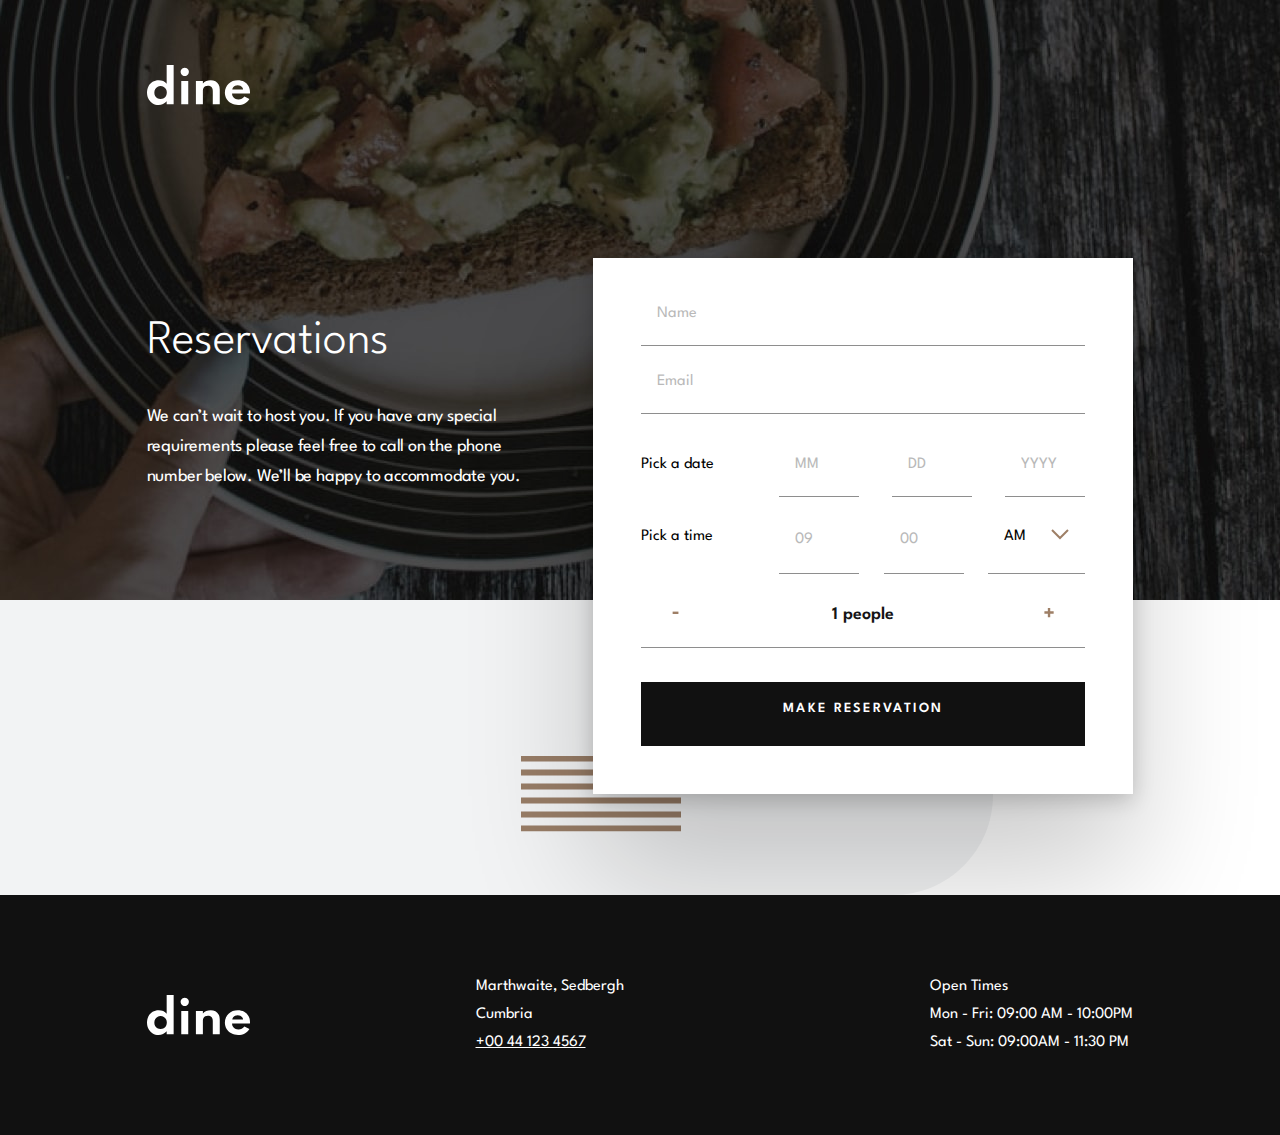
<file: starter-code/booking.html>
<!DOCTYPE html>
<html lang="en">
<head>
  <meta charset="UTF-8">
  <meta name="viewport" content="width=device-width, initial-scale=1.0">

  <link rel="icon" type="image/png" sizes="32x32" href="./images/favicon-32x32.png">
  
  <link rel="stylesheet" href="./style/main.css" />
  <title>Frontend Mentor | Dine Website Challenge</title>
</head>
<body>
  <div class="main-content">
    <header class="booking-hero wrapper">
      <div class="container">

         <a class="logo" href="index.html"><img src="./images/logo.svg" alt="logo_image" /></a> 


        <div class="hero-desc">
          <h1>
            Reservations
          </h1>
          <p>
              We can’t wait to host you. If you have any special requirements please feel free to 
              call on the phone number below. We’ll be happy to accommodate you.
          </p>
          <button class="transp-button">Reserve place</button>
        </div>
      </div>
    </header>

    <div class="booking-booker ">
      <div class="container">
        <div class="booker-form-container ">
          <form id="booking_form">
            <div class="form-section-1 form-valid">
              <input type="text" id="full_name" autocomplete="off" name="full_name" placeholder="Name" maxlength="30">
              <div >
                <label class="red-text">VALUE</label>
              </div>
            </div>
            <div class="form-section-2 form-valid">
              <input type="text" id="email_address" name="email" placeholder="Email">
              <div >
                <label class="red-text">VALUE</label>
              </div>
            </div>
            <div class="form-section-3 date-time-container form-date">
              <div class="section-2-label"> 
                <label>Pick a date</label>
                <label class="red-text">VALUE</label>
              </div>
              <div class="date-time-container-2section">
                <input type="text" id="month" class="date-time-field" autocomplete="off" name="month" placeholder="MM" maxlength="2">
                <input type="text" id="day" class="date-time-field" autocomplete="off" name="day" placeholder="DD" maxlength="2">
                <input type="text" id="year" class="date-time-field" autocomplete="off" name="year" placeholder="YYYY" maxlength="4">
              </div>

            </div>
            <div class="form-section-3 date-time-container form-time">
              <div class="section-2-label">
                <label>Pick a time</label>
                
                <label class="red-text">VALUE</label>
              </div>
              <div class="date-time-container-2section">
                <input type="text" id="hour" class="date-time-field" autocomplete="off" name="hour" placeholder="09" maxlength="2">
                <input type="text" id="minute" class="date-time-field" autocomplete="off" name="minute" placeholder="00" maxlength="2">
  
                <div class="select-box" id="select">
                  <div class="selected rotate" id="selected">
                  AM
                  </div>

                  <div class="options-container" id="options_list">
                    <div class="option">
                      <input id="am" type="radio" value="AM" name="daytime" checked>
                      <label for="am">AM</label>
                    </div>
                    <div class="option">
                      <input id="pm" type="radio" value="PM" name="daytime">
                      <label for="pm">PM</label>
                    </div>
                  </div>
                </div>
                  
              </div>
            </div>
            <div class="form-section-4 form-valid">
              <input id="people" name="people" type="text" value="1 people" disabled=disabled>
              <div class="ince-decre-container">
                <img id="minus-button" role="button" src="./images/icons/icon-minus.svg" alt="minus-img">
                <img id="plus-button" role="button" src="./images/icons/icon-plus.svg" alt="plus-img">
              </div>
            </div>
            <input class="blck-button" type="submit" value="Make Reservation">
          </form>

          <div class="booking-lines">
            <img src="./images/patterns/pattern-lines.svg" alt="pattern-lines">
          </div>
        </div>
      </div>

    </div>

<footer class="foot wrapper">
  <div class="container">
    <a class="logo" href="index.html"><img src="./images/logo.svg" alt="logo_image" /></a> 
    <div class="foot-desc">
      <address>
        Marthwaite, Sedbergh <br />
        Cumbria<br />
        <a href="tel:+00-44-123-4567">+00 44 123 4567</a>
      </address>

      <dl class="open-times">
        <dt>Open Times</dt>
        <dd>Mon - Fri: <time>09:00</time> AM - <time>10:00</time>PM</dd>
        <dd>Sat - Sun: <time> 09:00</time>AM - <time>11:30</time> PM</dd>
      </dl>
    </div>
  </div>
</footer>
  </div>


    

  <script src="./script/form-validation.js"></script>
</body>
</html>
</file>
<file: starter-code/style/main.css>
@import url("https://fonts.googleapis.com/css2?family=Spartan:wght@100;200;300;400;500;600;700&display=swap");
* {
  font-family: "Spartan", sans-serif;
  font-size: 100%;
}

h1 {
  font-size: 2rem;
  font-weight: 300;
  line-height: 2.5rem;
  letter-spacing: -0.0125rem;
}

@media (min-width: 576px) {
  h1 {
    font-size: 3rem;
    line-height: 3.5rem;
  }
}

@media (min-width: 1440px) and (orientation: landscape) {
  h1 {
    font-size: 4rem;
    line-height: 4.5rem;
  }
}

h2 {
  font-size: 2rem;
  font-weight: 700;
  line-height: 2.5rem;
  letter-spacing: -0.0125rem;
  margin: 0 0 16px 0;
}

@media (min-width: 576px) {
  h2 {
    font-size: 2.5rem;
    line-height: 3.5rem;
  }
}

h3 {
  font-size: 2rem;
  font-weight: 600;
  font-size: 1.124rem;
  line-height: 1.75rem;
  letter-spacing: -0.0125rem;
  margin: 0 0 4px 0;
}

@media (min-width: 576px) {
  h3 {
    font-size: 1.124rem;
  }
}

p {
  font-size: 0.938rem;
  font-weight: 400;
  letter-spacing: -0.0125rem;
  line-height: 1.563rem;
  letter-spacing: -0.0125rem;
}

@media (min-width: 576px) {
  p {
    font-size: 1.124rem;
    line-height: 1.875rem;
  }
}

@media (min-width: 1200px) and (orientation: landscape) {
  p {
    font-size: 1.124rem;
    line-height: 1.875rem;
  }
}

.dishes p {
  font-size: 0.9375rem;
}

#family_link, #special_link, #social_link {
  cursor: pointer;
  font-size: 0.875rem;
  letter-spacing: 0.14286rem;
  line-height: 1.75rem;
  text-decoration: none;
  color: #4c4c4c;
  opacity: 0.5;
  text-transform: uppercase;
}

#family_link:hover, #special_link:hover, #social_link:hover {
  color: #4c4c4c;
  opacity: 1;
}

#family_link:active, #special_link:active, #social_link:active {
  color: #4c4c4c;
  opacity: 1;
}

button {
  height: 64px;
  width: 245px;
  font-size: 14px;
  text-transform: uppercase;
  font-weight: 600;
  letter-spacing: 0.14286rem;
  display: inline-block;
  -webkit-transition: 0.3s;
  transition: 0.3s;
  cursor: pointer;
}

.blck-button {
  color: white;
  background: #111111;
  border: solid 1px white;
  line-height: 16px;
  white-space: normal;
  word-wrap: break-word;
  padding: 0 10px;
}

.blck-button:hover {
  color: #17192b;
  background: white;
  border: solid 1px #111111;
  line-height: 16px;
}

.blck-button:active {
  color: #17192b;
  background: white;
  border: solid 1px #111111;
  line-height: 16px;
}

.transp-button {
  background: transparent;
  border: solid 1px white;
  color: white;
  line-height: 16px;
  white-space: normal;
  word-wrap: break-word;
  padding: 0 10px;
}

.transp-button:hover {
  color: #111111;
  background: white;
  border: solid 1px white;
  line-height: 16px;
}

.transp-button:active {
  color: #111111;
  background: white;
  border: solid 1px white;
  line-height: 16px;
}

* {
  -webkit-box-sizing: border-box;
          box-sizing: border-box;
}

html {
  -webkit-box-sizing: border-box;
          box-sizing: border-box;
}

* *:before *:after {
  -webkit-box-sizing: border-box;
          box-sizing: border-box;
}

body {
  margin: 0 auto;
  width: 100%;
  width: 100%;
  height: 100%;
  position: relative;
}

@media (min-width: 768px) {
  .tablet-side {
    margin-left: 58px;
    margin-right: 58px;
  }
}

@media (min-width: 1200px) and (orientation: landscape) {
  .tablet-side {
    margin-left: 0px;
    margin-right: 0px;
  }
}

.main-content {
  min-height: 100vh;
  overflow: hidden;
  display: block;
  position: relative;
  padding-bottom: 440px;
}

@media (min-width: 768px) {
  .main-content {
    padding-bottom: 328px;
  }
}

@media (min-width: 1200px) and (orientation: landscape) {
  .main-content {
    padding-bottom: 240px;
  }
}

.container {
  width: 87.2%;
  margin: 0 auto;
}

@media (min-width: 768px) {
  .container {
    width: 89.715%;
  }
}

@media (min-width: 1200px) and (orientation: landscape) {
  .container {
    width: 77.09%;
  }
}

@media (min-width: 1440px) and (orientation: landscape) {
  .container {
    width: 77.09%;
  }
}

@media (min-width: 1920px) and (orientation: landscape) {
  .container {
    width: 65%;
  }
}

@media (min-width: 2560px) and (orientation: landscape) {
  .container {
    width: 55%;
  }
}

@media (min-width: 3840px) and (orientation: landscape) {
  .container {
    width: 50%;
  }
}

@media (min-width: 768px) {
  .content-desc {
    max-width: 457px;
    margin: 0 auto;
  }
}

@media (min-width: 1200px) and (orientation: landscape) {
  .content-desc {
    margin: 0;
    text-align: left;
  }
}

.hero {
  color: white;
  background: url(/images/homepage/hero-bg-mobile.jpg) #111111;
  display: -webkit-box;
  display: -ms-flexbox;
  display: flex;
  -webkit-box-pack: center;
      -ms-flex-pack: center;
          justify-content: center;
  -webkit-box-align: center;
      -ms-flex-align: center;
          align-items: center;
  -webkit-box-orient: vertical;
  -webkit-box-direction: normal;
      -ms-flex-direction: column;
          flex-direction: column;
  text-align: center;
  height: 100vh;
  min-height: 748px;
  background-repeat: no-repeat;
  background-size: contain;
  background-position: center top;
}

@media (min-width: 1200px) and (orientation: landscape) {
  .hero {
    background-size: cover;
  }
}

@media (min-width: 375px) {
  .hero {
    background: url(../images/homepage/hero-bg-mobile@2x.jpg) #111111;
    background-repeat: no-repeat;
    background-size: contain;
    background-position: center top;
  }
}

@media (min-width: 375px) and (min-width: 1200px) and (orientation: landscape) {
  .hero {
    background-size: cover;
  }
}

@media (min-width: 576px) {
  .hero {
    background: url(../images/homepage/hero-bg-tablet.jpg) #111111;
    background-repeat: no-repeat;
    background-size: contain;
    background-position: center top;
  }
}

@media (min-width: 576px) and (min-width: 1200px) and (orientation: landscape) {
  .hero {
    background-size: cover;
  }
}

@media (min-width: 768px) {
  .hero {
    background: url(../images/homepage/hero-bg-tablet@2x.jpg) #111111;
    background-repeat: no-repeat;
    background-size: contain;
    background-position: center top;
    min-height: 992px;
  }
}

@media (min-width: 768px) and (min-width: 1200px) and (orientation: landscape) {
  .hero {
    background-size: cover;
  }
}

@media (min-width: 1200px) and (orientation: landscape) {
  .hero {
    background: url(../images/homepage/hero-bg-desktop.jpg) #111111;
    background-repeat: no-repeat;
    background-size: contain;
    background-position: center top;
    height: calc(100vh - 80px);
    min-height: unset;
    -webkit-box-pack: start;
        -ms-flex-pack: start;
            justify-content: flex-start;
    text-align: left;
    max-height: 820px;
    min-height: 600px;
  }
}

@media (min-width: 1200px) and (orientation: landscape) and (min-width: 1200px) and (orientation: landscape) {
  .hero {
    background-size: cover;
  }
}

@media (min-width: 1440px) and (orientation: landscape) {
  .hero {
    background: url(../images/homepage/hero-bg-desktop@2x.jpg) #111111;
    background-repeat: no-repeat;
    background-size: contain;
    background-position: center top;
  }
}

@media (min-width: 1440px) and (orientation: landscape) and (min-width: 1200px) and (orientation: landscape) {
  .hero {
    background-size: cover;
  }
}

@media (min-width: 1920px) and (orientation: landscape) {
  .hero {
    background: url(../images/homepage/hero-bg-desktop@2x.jpg) #111111;
    background-repeat: no-repeat;
    background-size: contain;
    background-position: center top;
    max-height: 1000px;
  }
}

@media (min-width: 1920px) and (orientation: landscape) and (min-width: 1200px) and (orientation: landscape) {
  .hero {
    background-size: cover;
  }
}

.hero .logo {
  height: 32px;
  margin-top: 65px;
}

@media (min-width: 576px) {
  .hero .logo {
    height: 40px;
  }
}

@media (min-width: 1200px) and (orientation: landscape) {
  .hero .container {
    display: -webkit-box;
    display: -ms-flexbox;
    display: flex;
    -webkit-box-orient: vertical;
    -webkit-box-direction: normal;
        -ms-flex-direction: column;
            flex-direction: column;
    -webkit-box-pack: justify;
        -ms-flex-pack: justify;
            justify-content: space-between;
    height: 75.86%;
  }
}

.hero .hero-desc p {
  margin: 24px 0 32px 0;
}

.hero .hero-desc h1 {
  margin: 32px 0 24px 0;
}

@media (min-width: 576px) {
  .hero .hero-desc {
    max-width: 573px;
    margin: 0 auto;
  }
}

@media (min-width: 1200px) and (orientation: landscape) {
  .hero .hero-desc {
    max-width: 523px;
    margin: 0;
    margin-top: 121px;
  }
  .hero .hero-desc p {
    max-width: 445px;
  }
}

.foot {
  background-color: #111111;
  color: white;
  text-align: center;
  padding: 80px 0 64px 0;
  line-height: 28px;
  position: absolute;
  right: 0;
  bottom: 0;
  left: 0;
  height: 440px;
}

@media (min-width: 768px) {
  .foot {
    padding: 64px 0 48px 0;
    height: 328px;
  }
}

@media (min-width: 1200px) and (orientation: landscape) {
  .foot {
    padding: 78px 0 62px 0;
    height: 240px;
  }
}

.foot .container {
  display: -webkit-box;
  display: -ms-flexbox;
  display: flex;
  -webkit-box-pack: justify;
      -ms-flex-pack: justify;
          justify-content: space-between;
  -webkit-box-orient: vertical;
  -webkit-box-direction: normal;
      -ms-flex-direction: column;
          flex-direction: column;
  -webkit-box-align: center;
      -ms-flex-align: center;
          align-items: center;
  gap: 40px 0;
}

@media (min-width: 768px) {
  .foot .container {
    -webkit-box-orient: horizontal;
    -webkit-box-direction: normal;
        -ms-flex-direction: row;
            flex-direction: row;
    text-align: left;
  }
}

.foot .logo {
  height: 40px;
  width: 103px;
}

.foot-desc {
  display: -webkit-box;
  display: -ms-flexbox;
  display: flex;
  -webkit-box-orient: vertical;
  -webkit-box-direction: normal;
      -ms-flex-direction: column;
          flex-direction: column;
  gap: 32px 0;
}

@media (min-width: 768px) {
  .foot-desc {
    -webkit-box-pack: justify;
        -ms-flex-pack: justify;
            justify-content: space-between;
    -ms-flex-preferred-size: 66.67%;
        flex-basis: 66.67%;
  }
}

@media (min-width: 1200px) and (orientation: landscape) {
  .foot-desc {
    -webkit-box-orient: horizontal;
    -webkit-box-direction: normal;
        -ms-flex-direction: row;
            flex-direction: row;
  }
}

address {
  font-style: normal;
  /*margin: 40px 0 32px 0;*/
}

address a {
  color: white;
}

.open-times {
  margin: 0;
}

.open-times dd {
  margin: 0;
}

.booking-hero {
  color: white;
  background: url(../images/booking/hero-bg-mobile.jpg);
  display: -webkit-box;
  display: -ms-flexbox;
  display: flex;
  -webkit-box-pack: start;
      -ms-flex-pack: start;
          justify-content: flex-start;
  -webkit-box-align: center;
      -ms-flex-align: center;
          align-items: center;
  -webkit-box-orient: vertical;
  -webkit-box-direction: normal;
      -ms-flex-direction: column;
          flex-direction: column;
  text-align: center;
  height: 600px;
  background-repeat: no-repeat;
  background-size: contain;
  background-position: center top;
  background-size: cover;
}

@media (min-width: 1200px) and (orientation: landscape) {
  .booking-hero {
    background-size: cover;
  }
}

@media (min-width: 375px) {
  .booking-hero {
    background: url(../images/booking/hero-bg-mobile@2x.jpg);
    background-size: cover;
  }
}

@media (min-width: 576px) {
  .booking-hero {
    background: url(../images/booking/hero-bg-tablet.jpg);
    background-size: cover;
  }
}

@media (min-width: 768px) {
  .booking-hero {
    background: url(../images/booking/hero-bg-tablet@2x.jpg);
    background-size: cover;
  }
  .booking-hero button {
    display: none;
  }
}

@media (min-width: 1200px) and (orientation: landscape) {
  .booking-hero {
    background: url(../images/booking/hero-bg-desktop.jpg);
    -webkit-box-pack: start;
        -ms-flex-pack: start;
            justify-content: flex-start;
    text-align: left;
    background-size: cover;
  }
}

@media (min-width: 1440px) and (orientation: landscape) {
  .booking-hero {
    background: url(../images/booking/hero-bg-desktop@2x.jpg);
    background-size: cover;
    height: 100vh;
    min-height: 700px;
    max-height: 800px;
  }
}

.booking-hero .logo {
  height: 32px;
  margin-top: 56px;
}

@media (min-width: 768px) {
  .booking-hero .logo {
    height: 40px;
    -ms-flex-item-align: start;
        align-self: flex-start;
  }
}

@media (min-width: 1200px) and (orientation: landscape) {
  .booking-hero .logo {
    margin-top: 65px;
  }
}

.booking-hero .hero-desc {
  max-width: 564px;
  margin-top: 40px;
}

.booking-hero .hero-desc h1 {
  margin-top: 0;
}

@media (min-width: 768px) {
  .booking-hero .hero-desc {
    margin-top: 64px;
  }
}

@media (min-width: 1200px) and (orientation: landscape) {
  .booking-hero .hero-desc {
    margin-top: unset;
    max-width: 380px;
  }
}

@media (min-width: 1440px) and (orientation: landscape) {
  .booking-hero .hero-desc {
    margin-top: unset;
    max-width: 445px;
  }
}

.booking-hero .container {
  display: -webkit-box;
  display: -ms-flexbox;
  display: flex;
  -webkit-box-orient: vertical;
  -webkit-box-direction: normal;
      -ms-flex-direction: column;
          flex-direction: column;
  -webkit-box-align: center;
      -ms-flex-align: center;
          align-items: center;
  -webkit-box-pack: justify;
      -ms-flex-pack: justify;
          justify-content: space-between;
}

@media (min-width: 1200px) and (orientation: landscape) {
  .booking-hero .container {
    -webkit-box-align: start;
        -ms-flex-align: start;
            align-items: flex-start;
    height: 85%;
  }
}

.pattern-divide {
  width: 71px;
  display: block;
  margin: 0 auto 32px auto;
}

@media (min-width: 1200px) and (orientation: landscape) {
  .pattern-divide {
    margin: 0 0 48px 0;
  }
}

.container-img {
  width: 100%;
  display: block;
  -webkit-box-shadow: 0 80px 120px 0 rgba(0, 0, 0, 0.2), 0 6px 20px 0 rgba(0, 0, 0, 0.19);
          box-shadow: 0 80px 120px 0 rgba(0, 0, 0, 0.2), 0 6px 20px 0 rgba(0, 0, 0, 0.19);
  margin: 0 0 48px 0;
}

@media (min-width: 1200px) and (orientation: landscape) {
  .container-img {
    margin: 0;
  }
}

/*--------------------------------*/
.about {
  text-align: center;
  /*bottom: 0px;*/
  padding-bottom: 80px;
  /*margin-bottom: 15px;*/
}

@media (min-width: 576px) {
  .about {
    padding-bottom: 105px;
  }
}

@media (min-width: 768px) {
  .about {
    background-image: url(../images/patterns/pattern-curve-top-right.svg), url(../images/patterns/pattern-curve-top-left.svg);
    background-position-y: 20.5%, bottom;
    background-position-x: -519px, 370px;
    background-repeat: no-repeat;
  }
}

@media (min-width: 1200px) and (orientation: landscape) {
  .about {
    background-position-y: 23%, bottom;
    background-position-x: left, right;
    text-align: left;
    padding-bottom: 0;
    /*margin-bottom: -55px;*/
  }
}

.about p {
  margin: 0;
}

.about-divide {
  margin-bottom: 80px;
}

@media (min-width: 576px) {
  .about-divide {
    margin-bottom: -20px;
  }
}

@media (min-width: 1200px) and (orientation: landscape) {
  .about-content {
    display: -webkit-box;
    display: -ms-flexbox;
    display: flex;
    -webkit-box-align: center;
        -ms-flex-align: center;
            align-items: center;
    -webkit-box-pack: justify;
        -ms-flex-pack: justify;
            justify-content: space-between;
    /*to img! flex-basis: 140.34%;*/
  }
}

.about-content .about-desc {
  -ms-flex-preferred-size: 40.1%;
      flex-basis: 40.1%;
  /*margin-left: 0px;
    margin-right: 0px;*/
}

.about-image {
  -ms-flex-preferred-size: 48.7%;
      flex-basis: 48.7%;
}

.enjoyable-1 {
  -webkit-transform: translatey(-70px);
          transform: translatey(-70px);
}

.enjoyable-2 {
  -webkit-transform: translatey(70px);
          transform: translatey(70px);
}

.about-top {
  position: relative;
}

.about-top .pattern-lines {
  display: none;
  z-index: 3;
}

@media (min-width: 768px) {
  .about-top .pattern-lines {
    display: unset;
    position: absolute;
    bottom: 56px;
    -webkit-transform: translateX(32%);
            transform: translateX(32%);
    right: 0;
  }
}

@media (min-width: 1200px) and (orientation: landscape) {
  .about-top .pattern-lines {
    display: unset;
    position: absolute;
    bottom: 48%;
    -webkit-transform: translateX(70%);
            transform: translateX(70%);
    right: 0;
  }
}

@media (min-width: 1200px) and (orientation: landscape) {
  .about-top {
    -ms-grid-column: 2;
        grid-column-start: 2;
    -ms-grid-row: 1;
        grid-row-start: 1;
  }
}

@media (min-width: 1440px) and (orientation: landscape) {
  .about-top {
    -ms-grid-column: 2;
        grid-column-start: 2;
    -ms-grid-row: 1;
        grid-row-start: 1;
  }
}

.about-1 {
  -webkit-transform: translateY(-45px);
          transform: translateY(-45px);
}

.about-2 {
  -webkit-transform: translateY(45px);
          transform: translateY(45px);
}

.reverse-flex {
  -webkit-box-ordinal-group: 0;
      -ms-flex-order: -1;
          order: -1;
}

/*------------------------------*/
.highlights {
  background-color: #111111;
  color: white;
  text-align: center;
  display: -webkit-box;
  display: -ms-flexbox;
  display: flex;
  padding-top: 72px;
  padding-bottom: 72px;
}

@media (min-width: 768px) {
  .highlights {
    padding-top: 96px;
    padding-bottom: 96px;
  }
}

@media (min-width: 1200px) and (orientation: landscape) {
  .highlights {
    padding-top: 200px;
    padding-bottom: 96px;
    margin-top: -11px;
  }
}

@media (min-width: 576px) {
  .highlights .container {
    display: -webkit-box;
    display: -ms-flexbox;
    display: flex;
    -webkit-box-orient: vertical;
    -webkit-box-direction: normal;
        -ms-flex-direction: column;
            flex-direction: column;
    -webkit-box-align: center;
        -ms-flex-align: center;
            align-items: center;
    gap: 56px 0;
  }
}

@media (min-width: 1200px) and (orientation: landscape) {
  .highlights .container {
    -webkit-box-orient: horizontal;
    -webkit-box-direction: normal;
        -ms-flex-direction: row;
            flex-direction: row;
    -webkit-box-pack: justify;
        -ms-flex-pack: justify;
            justify-content: space-between;
    -webkit-box-align: start;
        -ms-flex-align: start;
            align-items: flex-start;
    gap: 0 125px;
  }
}

.highlights p {
  margin-top: 0;
}

.content-desc {
  -ms-flex-preferred-size: 41%;
      flex-basis: 41%;
}

.dishes {
  -ms-flex-preferred-size: 48.65%;
      flex-basis: 48.65%;
}

@media (min-width: 1200px) and (orientation: landscape) {
  .dishes {
    padding-top: 56px;
  }
}

@media (min-width: 576px) {
  .dish {
    display: -webkit-box;
    display: -ms-flexbox;
    display: flex;
    gap: 0px 62px;
    text-align: left;
  }
  .dish picture {
    position: relative;
  }
  .dish picture::before {
    position: absolute;
    content: " ";
    z-index: 1;
    height: 1px;
    width: 32px;
    top: 20px;
    right: -32px;
    background-color: #9e7f66;
  }
}

.dish-divide {
  border-bottom: 1px solid #707070;
  margin-bottom: 24px;
}

.menu-img {
  width: 100%;
  display: block;
  margin: 0 0 24px 0;
  -webkit-box-shadow: 0 80px 120px 0 rgba(0, 0, 0, 0.2), 0 6px 20px 0 rgba(0, 0, 0, 0.19);
          box-shadow: 0 80px 120px 0 rgba(0, 0, 0, 0.2), 0 6px 20px 0 rgba(0, 0, 0, 0.19);
}

@media (min-width: 576px) {
  .menu-img {
    width: 128px;
    position: relative;
  }
}

/*------------------------------------*/
.gathering {
  text-align: center;
  padding-top: 120px;
  margin-bottom: 124px;
}

@media (min-width: 768px) {
  .gathering {
    margin-bottom: 120px;
    background-image: url(../images/patterns/pattern-curve-top-right.svg);
    background-position-x: -525px;
    background-position-y: top;
    background-repeat: no-repeat;
    padding-top: 160px;
  }
}

@media (min-width: 1200px) and (orientation: landscape) {
  .gathering {
    margin-bottom: 160px;
    text-align: left;
    background-position-x: -350px;
  }
}

@media (min-width: 1200px) and (orientation: landscape) {
  .gathering .container {
    display: -webkit-box;
    display: -ms-flexbox;
    display: flex;
    -webkit-box-orient: horizontal;
    -webkit-box-direction: normal;
        -ms-flex-direction: row;
            flex-direction: row;
    -webkit-box-pack: justify;
        -ms-flex-pack: justify;
            justify-content: space-between;
    -webkit-box-align: center;
        -ms-flex-align: center;
            align-items: center;
  }
}

@media (min-width: 1200px) and (orientation: landscape) {
  .gathering-side {
    display: -webkit-box;
    display: -ms-flexbox;
    display: flex;
    -webkit-box-orient: vertical;
    -webkit-box-direction: reverse;
        -ms-flex-direction: column-reverse;
            flex-direction: column-reverse;
    -ms-flex-preferred-size: 40.09%;
        flex-basis: 40.09%;
  }
}

@media (min-width: 1200px) and (orientation: landscape) {
  .gathering-side .content-desc {
    margin-bottom: 32px;
  }
}

.gathering-side ul {
  list-style-type: none;
  padding: 0;
  margin-top: 0;
  margin-bottom: 32px;
  display: inline-block;
}

@media (min-width: 768px) {
  .gathering-side ul {
    display: -webkit-box;
    display: -ms-flexbox;
    display: flex;
    -webkit-box-pack: justify;
        -ms-flex-pack: justify;
            justify-content: space-between;
  }
}

@media (min-width: 1200px) and (orientation: landscape) {
  .gathering-side ul {
    display: -webkit-box;
    display: -ms-flexbox;
    display: flex;
    -webkit-box-pack: justify;
        -ms-flex-pack: justify;
            justify-content: space-between;
    -webkit-box-orient: vertical;
    -webkit-box-direction: normal;
        -ms-flex-direction: column;
            flex-direction: column;
    margin-bottom: 0;
    margin-top: 30px;
  }
}

@media (min-width: 1440px) and (orientation: landscape) {
  .gathering-side ul {
    margin-top: 78px;
  }
}

.gathering-side ul li {
  position: relative;
  height: 32px;
  margin-bottom: 10px;
  display: -webkit-box;
  display: -ms-flexbox;
  display: flex;
  -webkit-box-orient: vertical;
  -webkit-box-direction: normal;
      -ms-flex-direction: column;
          flex-direction: column;
  -webkit-box-align: center;
      -ms-flex-align: center;
          align-items: center;
}

.gathering-side ul li:hover .gathering-line {
  opacity: 1;
}

.gathering-side ul li:last-child {
  margin-bottom: 0;
}

@media (min-width: 1200px) and (orientation: landscape) {
  .gathering-side ul li {
    display: block;
  }
}

.gathering-side ul li .gathering-line {
  content: "";
  height: 1px;
  width: 48px;
  /*position: absolute;*/
  background-color: #9e7f66;
  /*bottom: 0;
        left:35%;*/
  opacity: 0;
}

@media (min-width: 1200px) and (orientation: landscape) {
  .gathering-side ul li .gathering-line {
    margin-bottom: 0;
    width: 90px;
    position: absolute;
    bottom: 30%;
    left: -28%;
  }
}

.gathering-side ul li p {
  margin: 0;
}

.gathering-side h2 {
  margin: 0 0 16px 0;
}

.gathering-img-container {
  margin-top: 24px;
  margin-bottom: 32px;
  position: relative;
}

@media (min-width: 1200px) and (orientation: landscape) {
  .gathering-img-container {
    -ms-flex-preferred-size: 48.64%;
        flex-basis: 48.64%;
    margin: 0;
  }
}

.gathering-img-container .pattern-lines {
  display: none;
}

.gathering-img-container img {
  width: 100%;
  margin: 0 0 48px 0;
  display: block;
  -webkit-box-shadow: 0 80px 120px 0 rgba(0, 0, 0, 0.2), 0 6px 20px 0 rgba(0, 0, 0, 0.19);
          box-shadow: 0 80px 120px 0 rgba(0, 0, 0, 0.2), 0 6px 20px 0 rgba(0, 0, 0, 0.19);
}

@media (min-width: 1200px) and (orientation: landscape) {
  .gathering-img-container img {
    margin: 0;
  }
}

@media (min-width: 768px) {
  .gathering-img-container .pattern-lines {
    display: unset;
    position: absolute;
    z-index: 100;
    width: 150px;
    top: -35px;
    -webkit-transform: translatex(-30%);
            transform: translatex(-30%);
    left: 0;
    -webkit-box-shadow: none;
            box-shadow: none;
  }
}

.non-active {
  display: none;
}

.sw-active {
  display: block;
}

/*------------------------*/
.booking {
  color: white;
  background-image: url(../images/homepage/ready-bg-mobile.jpg);
  background-size: cover;
  background-repeat: no-repeat;
  text-align: center;
  padding-top: 80px;
  padding-bottom: 80px;
}

@media (min-width: 375px) {
  .booking {
    background-image: url(../images/homepage/ready-bg-mobile@2x.jpg);
  }
}

@media (min-width: 576px) {
  .booking {
    background-image: url(../images/homepage/ready-bg-tablet.jpg);
  }
}

@media (min-width: 768px) {
  .booking {
    background-image: url(../images/homepage/ready-bg-tablet@2x.jpg);
    padding-top: 65px;
    padding-bottom: 64px;
  }
}

@media (min-width: 1200px) and (orientation: landscape) {
  .booking {
    background-image: url(../images/homepage/ready-bg-desktop.jpg);
    padding-top: 88px;
    padding-bottom: 88px;
    text-align: left;
  }
}

@media (min-width: 1440px) and (orientation: landscape) {
  .booking {
    background-image: url(../images/homepage/ready-bg-desktop@2x.jpg);
  }
}

.booking .container {
  display: -webkit-box;
  display: -ms-flexbox;
  display: flex;
  -webkit-box-orient: vertical;
  -webkit-box-direction: normal;
      -ms-flex-direction: column;
          flex-direction: column;
  -webkit-box-pack: justify;
      -ms-flex-pack: justify;
          justify-content: space-between;
  -webkit-box-align: center;
      -ms-flex-align: center;
          align-items: center;
  gap: 24px 0;
}

@media (min-width: 768px) {
  .booking .container {
    gap: 32px 0;
  }
}

@media (min-width: 1200px) and (orientation: landscape) {
  .booking .container {
    -webkit-box-orient: horizontal;
    -webkit-box-direction: normal;
        -ms-flex-direction: row;
            flex-direction: row;
    gap: 0 50px;
  }
}

.booking h2 {
  margin: 0 0 0 0;
}

.non-transparent {
  opacity: 1 !important;
}

* {
  -webkit-box-sizing: border-box;
          box-sizing: border-box;
}

@media (min-width: 1200px) and (orientation: landscape) {
  .booking-booker {
    background-image: url(../images/patterns/pattern-curve-bottom-right.svg);
    background-repeat: no-repeat;
    background-position: left bottom;
  }
}

@media (min-width: 1200px) and (orientation: landscape) {
  .booking-booker .container {
    display: -webkit-box;
    display: -ms-flexbox;
    display: flex;
    -webkit-box-orient: horizontal;
    -webkit-box-direction: normal;
        -ms-flex-direction: row;
            flex-direction: row;
    -webkit-box-pack: end;
        -ms-flex-pack: end;
            justify-content: flex-end;
  }
}

.booker-form-container {
  background-color: white;
  padding: 32px;
  max-width: 400px;
  -webkit-box-shadow: 0 80px 120px 0 rgba(0, 0, 0, 0.2), 0 6px 20px 0 rgba(0, 0, 0, 0.19);
          box-shadow: 0 80px 120px 0 rgba(0, 0, 0, 0.2), 0 6px 20px 0 rgba(0, 0, 0, 0.19);
  margin: -137px auto 80px;
}

@media (min-width: 576px) {
  .booker-form-container {
    max-width: 540px;
    padding: 48px;
  }
}

@media (min-width: 768px) {
  .booker-form-container {
    margin: -230px auto 120px;
  }
}

@media (min-width: 1200px) and (orientation: landscape) {
  .booker-form-container {
    margin: -342px 0 101px;
    min-width: 540px;
  }
}

.booking-form {
  width: 100%;
}

@media (min-width: 1200px) and (orientation: landscape) {
  .booking-form {
    position: relative;
  }
}

.booking-lines {
  display: none;
}

@media (min-width: 1200px) and (orientation: landscape) {
  .booking-lines {
    position: absolute;
    -webkit-transform: translate(-75%, 12%);
            transform: translate(-75%, 12%);
    z-index: -1;
    display: block;
  }
}

input {
  width: 100%;
  caret-color: #9e7f66;
  border: none;
  border-bottom: 1px solid #8e8e8e;
  padding: 0 16px 24px 16px;
}

input:focus {
  outline: none;
}

input::-webkit-input-placeholder {
  opacity: 0.5;
}

input:-ms-input-placeholder {
  opacity: 0.5;
}

input::-ms-input-placeholder {
  opacity: 0.5;
}

input::placeholder {
  opacity: 0.5;
}

input[type="submit"] {
  height: 64px;
  width: 100%;
  font-size: 14px;
  text-transform: uppercase;
  font-weight: 600;
  letter-spacing: 0.14286rem;
  display: inline-block;
  -webkit-transition: 0.3s;
  transition: 0.3s;
  cursor: pointer;
  border: none;
  padding-bottom: 10px;
}

.date-time-field {
  width: 73px;
}

@media (min-width: 576px) {
  .date-time-field {
    width: 80px;
  }
}

.form-section-1 {
  margin-bottom: 10px;
}

.form-section-2 {
  margin-bottom: 25px;
}

.form-section-3 {
  margin-bottom: 32px;
}

.form-section-4 {
  margin-bottom: 32px;
  position: relative;
  height: 44px;
}

.form-section-4 .ince-decre-container {
  display: -webkit-box;
  display: -ms-flexbox;
  display: flex;
  -webkit-box-pack: justify;
      -ms-flex-pack: justify;
          justify-content: space-between;
  -webkit-box-align: center;
      -ms-flex-align: center;
          align-items: center;
  position: absolute;
  width: 100%;
  top: 0;
  padding-right: 30px;
  padding-left: 30px;
}

.form-section-4 input {
  text-align: center;
  font-size: 1.125rem;
  font-weight: 600;
  background: white;
  color: #151515;
}

.form-section-4 img {
  height: -webkit-min-content;
  height: -moz-min-content;
  height: min-content;
  cursor: pointer;
  padding: 1px;
}

.form-section-4 img:hover {
  opacity: 0.5;
}

.date-time-container {
  display: -webkit-box;
  display: -ms-flexbox;
  display: flex;
  -ms-flex-wrap: wrap;
      flex-wrap: wrap;
  -webkit-box-orient: vertical;
  -webkit-box-direction: normal;
      -ms-flex-direction: column;
          flex-direction: column;
}

@media (min-width: 576px) {
  .date-time-container {
    -webkit-box-orient: horizontal;
    -webkit-box-direction: normal;
        -ms-flex-direction: row;
            flex-direction: row;
    -webkit-box-pack: justify;
        -ms-flex-pack: justify;
            justify-content: space-between;
  }
}

.date-time-container-2section {
  display: -webkit-box;
  display: -ms-flexbox;
  display: flex;
  -ms-flex-wrap: wrap;
      flex-wrap: wrap;
  -webkit-box-orient: horizontal;
  -webkit-box-direction: normal;
      -ms-flex-direction: row;
          flex-direction: row;
  -webkit-box-pack: center;
      -ms-flex-pack: center;
          justify-content: center;
  gap: 15px 5px;
}

@media (min-width: 375px) {
  .date-time-container-2section {
    -webkit-box-pack: justify;
        -ms-flex-pack: justify;
            justify-content: space-between;
  }
}

@media (min-width: 576px) {
  .date-time-container-2section {
    width: 280px;
  }
}

@media (min-width: 768px) {
  .date-time-container-2section {
    width: 306px;
  }
}

.select-box {
  height: 45px;
  width: 97px;
  border-bottom: 1px solid #8e8e8e;
}

.options-container {
  opacity: 0;
  display: none;
  margin-top: 8px;
  height: 103px;
  z-index: 100;
  position: absolute;
  width: 106px;
  -webkit-box-shadow: 0px 15px 25px 0px rgba(56, 66, 85, 0.25);
          box-shadow: 0px 15px 25px 0px rgba(56, 66, 85, 0.25);
  background: white;
  -webkit-transition: all 0.3s;
  transition: all 0.3s;
  padding-right: 30px;
  padding-left: 15px;
  -webkit-box-pack: end;
      -ms-flex-pack: end;
          justify-content: flex-end;
  -webkit-box-orient: vertical;
  -webkit-box-direction: normal;
      -ms-flex-direction: column;
          flex-direction: column;
  -webkit-box-pack: space-evenly;
      -ms-flex-pack: space-evenly;
          justify-content: space-evenly;
  -webkit-box-align: end;
      -ms-flex-align: end;
          align-items: flex-end;
}

.active {
  opacity: 1;
  display: -webkit-box;
  display: -ms-flexbox;
  display: flex;
}

.option {
  display: block;
  text-align: right;
  color: black !important;
}

.option input {
  display: none;
}

.option label {
  cursor: pointer;
}

input[type="radio"]:checked + label::before {
  content: url(../images/icons/icon-check.svg);
  padding-right: 15px;
}

.selected {
  padding: 0 16px 24px 16px;
  display: -webkit-box;
  display: -ms-flexbox;
  display: flex;
  -webkit-box-pack: justify;
      -ms-flex-pack: justify;
          justify-content: space-between;
  cursor: pointer;
  color: black !important;
  -webkit-transition: all 0.4s;
  transition: all 0.4s;
}

.selected::after {
  content: url(../images/icons/icon-arrow.svg);
  display: inline-block;
  -webkit-transition: all 0.4s;
  transition: all 0.4s;
}

.selected.open::after {
  -webkit-transform: rotateX(180deg);
          transform: rotateX(180deg);
  -webkit-transition: all 0.4s;
  transition: all 0.4s;
}

.section-2-label {
  margin-bottom: 10px;
}

@media (min-width: 576px) {
  .section-2-label {
    margin-bottom: 0px;
  }
}

.red-text {
  visibility: hidden;
  font-size: 0.625rem;
  margin-top: 9px;
  color: #b54949;
}

@media (min-width: 576px) {
  .red-text {
    display: block;
  }
}

.error {
  color: #b54949;
}

.error .red-text {
  visibility: visible;
}

.error-underline input {
  border-color: #b54949;
  color: #b54949;
}
/*# sourceMappingURL=main.css.map */
</file>
